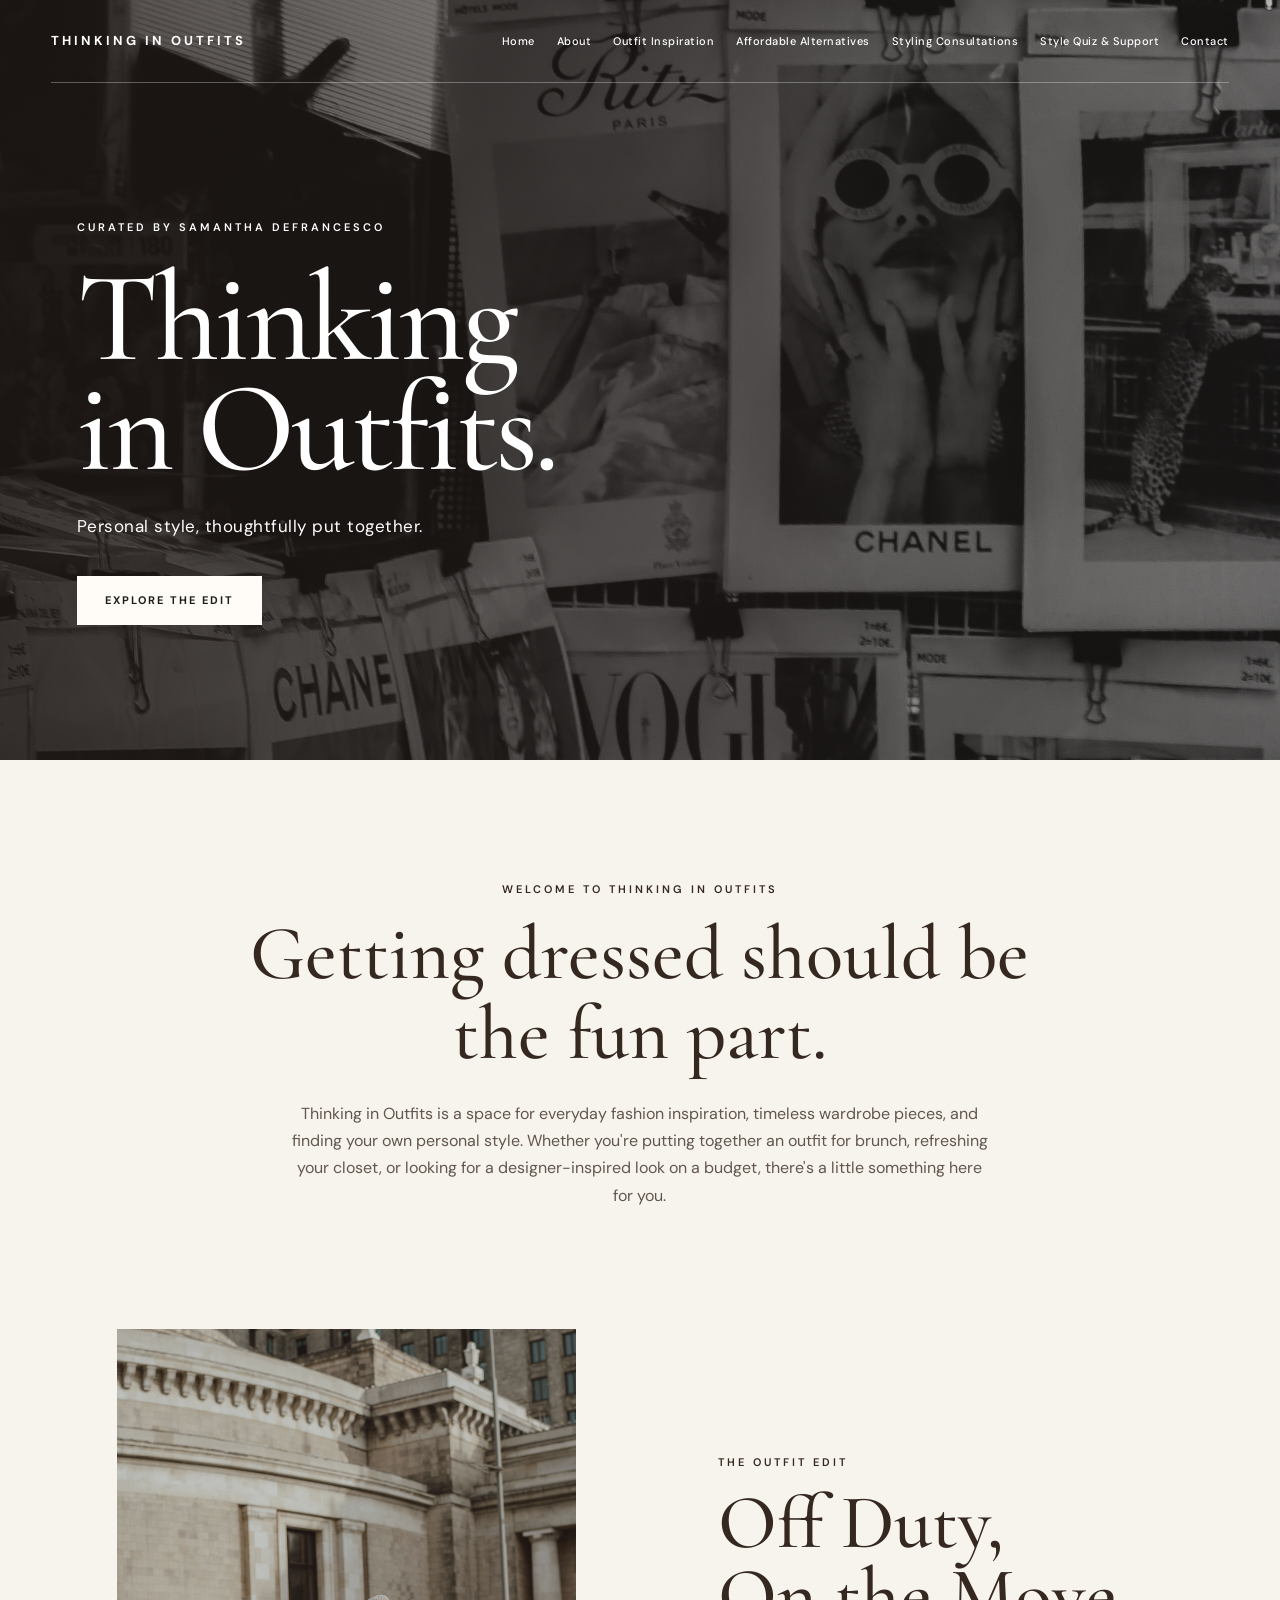
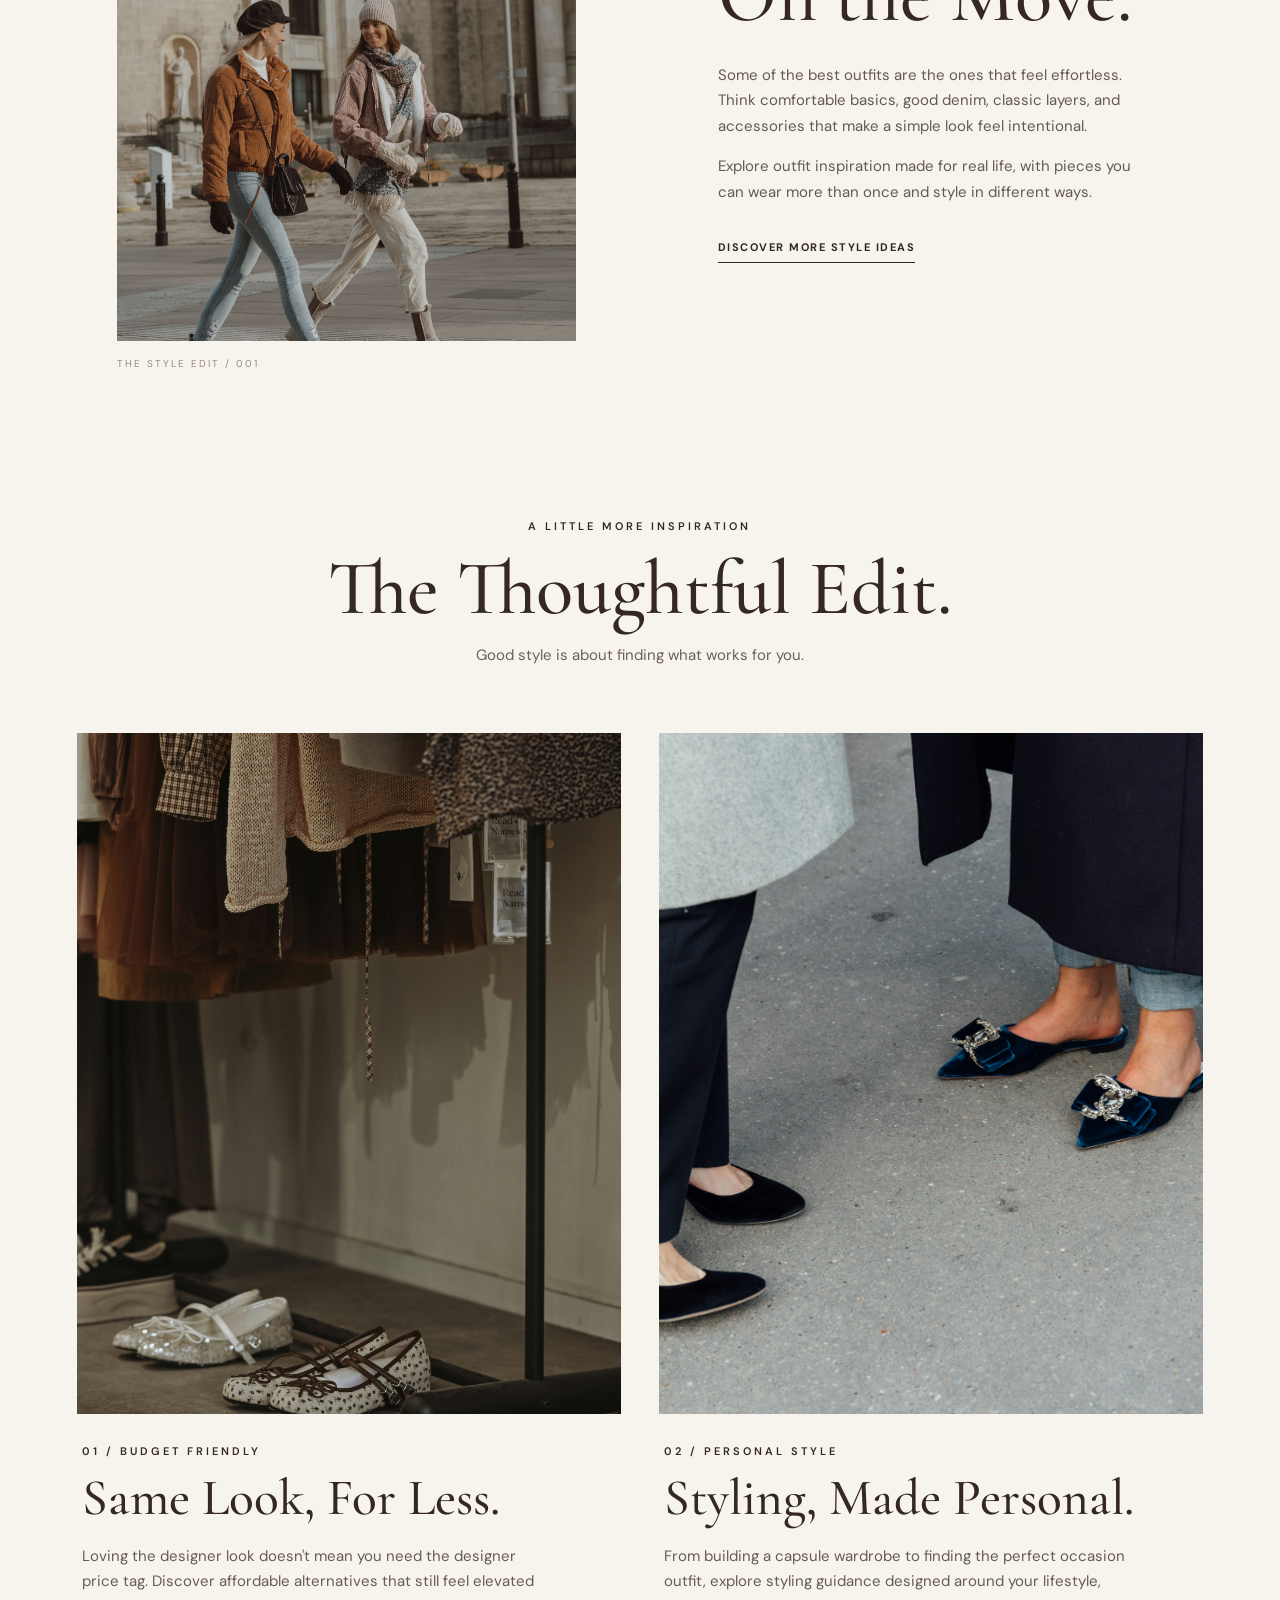
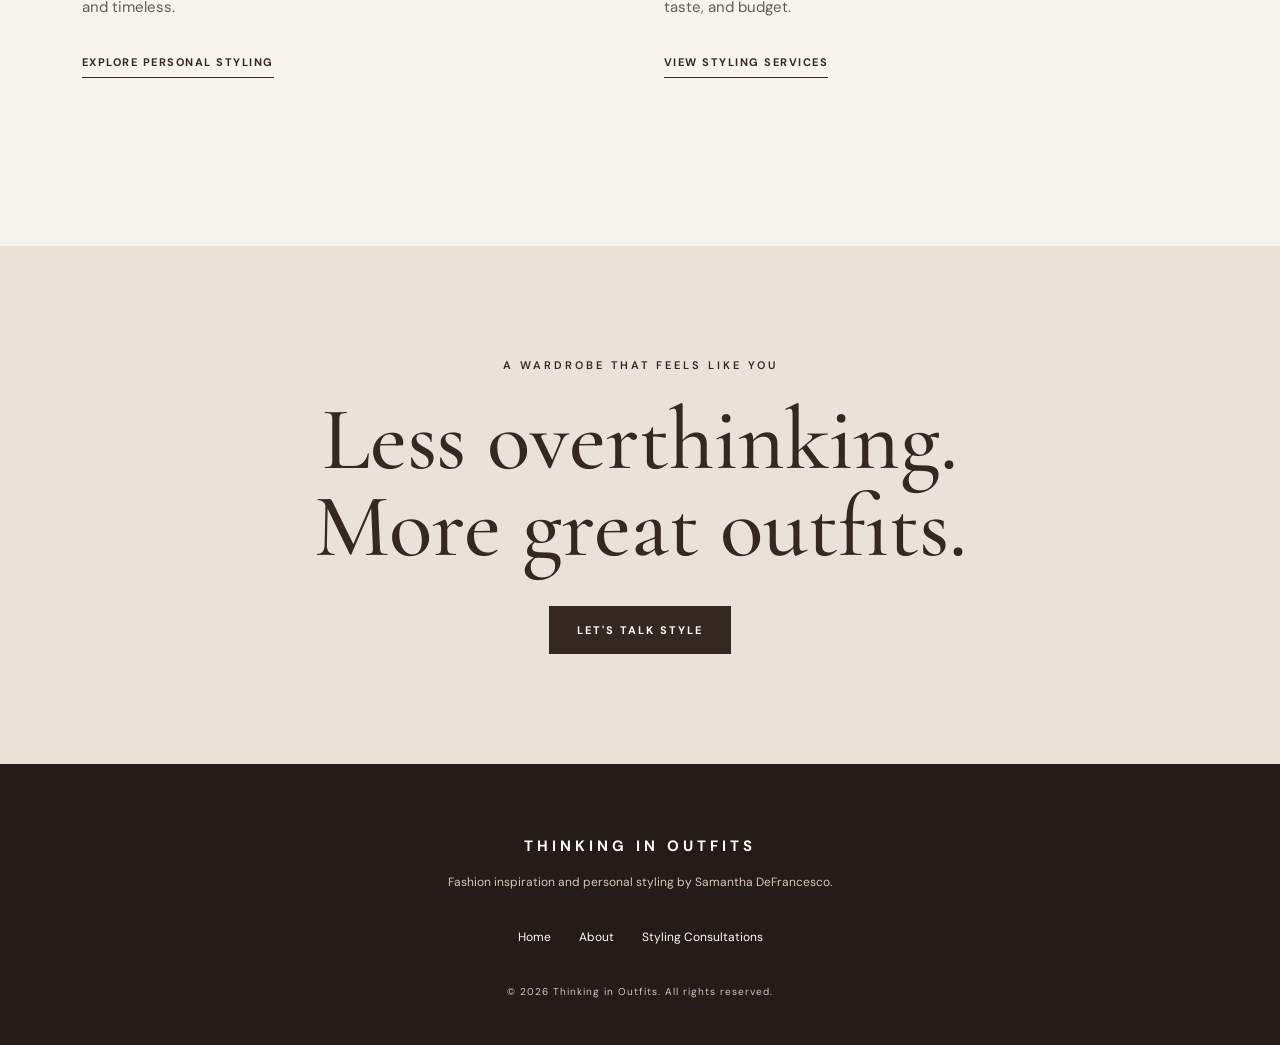
<file: index.html>
<!DOCTYPE html>
<html lang="en">

<head>
    <meta charset="UTF-8">
    <meta name="viewport" content="width=device-width, initial-scale=1.0">
    <meta name="description" content="Thinking in Outfits is a fashion inspiration and personal styling website by Samantha DeFrancesco.">
    <title>Home | Thinking in Outfits</title>
    <link rel="stylesheet" href="css/style.css">
</head>

<body>

    <!-- Header and Navigation -->
    <header class="hero home-hero">

        <nav class="navbar" aria-label="Main Navigation">
            <a href="index.html" class="logo">THINKING IN OUTFITS</a>

           <ul class="nav-links">
  <li><a href="index.html">Home</a></li>
  <li><a href="index.html#about">About</a></li>
  <li><a href="index.html#outfits">Outfit Inspiration</a></li>
  <li><a href="index.html#alternatives">Affordable Alternatives</a></li>
  <li><a href="styling-consultations.html">Styling Consultations</a></li>
  <li><a href="support.html">Style Quiz & Support</a></li>
  <li><a href="contact.html">Contact</a></li>
</ul>
        </nav>

        <div class="hero-content">
            <p class="eyebrow">CURATED BY SAMANTHA DEFRANCESCO</p>
            <h1>Thinking<br>in Outfits.</h1>
            <p class="hero-subtitle">Personal style, thoughtfully put together.</p>
            <a href="#outfits" class="button button-light">EXPLORE THE EDIT</a>
        </div>

    </header>

    <!-- Main Website Content -->
    <main>

        <!-- Welcome Section -->
        <section id="about" class="intro-section container">
            <p class="eyebrow">WELCOME TO THINKING IN OUTFITS</p>

            <h2>Getting dressed should be the fun part.</h2>

            <p>
                Thinking in Outfits is a space for everyday fashion inspiration,
                timeless wardrobe pieces, and finding your own personal style.
                Whether you're putting together an outfit for brunch, refreshing
                your closet, or looking for a designer-inspired look on a budget,
                there's a little something here for you.
            </p>
        </section>

        <!-- Featured Outfit Section -->
        <section id="outfits" class="featured-section container">

            <figure class="featured-image">
                <img src="images/off-duty.jpg"
                     alt="An editorial collage of a casual, everyday outfit">
                <figcaption>THE STYLE EDIT / 001</figcaption>
            </figure>

            <div class="featured-text">
                <p class="eyebrow">THE OUTFIT EDIT</p>
                <h2>Off Duty,<br>On the Move.</h2>

                <p>
                    Some of the best outfits are the ones that feel effortless.
                    Think comfortable basics, good denim, classic layers,
                    and accessories that make a simple look feel intentional.
                </p>

                <p>
                    Explore outfit inspiration made for real life, with pieces
                    you can wear more than once and style in different ways.
                </p>

                <a href="#alternatives" class="text-link">
                    DISCOVER MORE STYLE IDEAS
                </a>
            </div>

        </section>

        <!-- Additional Website Offerings -->
        <section id="alternatives" class="discover-section container">

            <div class="section-heading">
                <p class="eyebrow">A LITTLE MORE INSPIRATION</p>
                <h2>The Thoughtful Edit.</h2>
                <p>Good style is about finding what works for you.</p>
            </div>

            <div class="card-grid">

                <article class="style-card">
                    <img src="images/affordable-look.jpg"
                         alt="Fashion collage featuring a stylish, budget-friendly outfit">

                    <div class="card-content">
                        <p class="eyebrow">01 / BUDGET FRIENDLY</p>
                        <h3>Same Look, For Less.</h3>

                        <p>
                            Loving the designer look doesn't mean you need
                            the designer price tag. Discover affordable
                            alternatives that still feel elevated and timeless.
                        </p>

                        <a href="styling-consultations.html" class="text-link">
                            EXPLORE PERSONAL STYLING
                        </a>
                    </div>
                </article>

                <article class="style-card">
                    <img src="images/styling.jpg"
                         alt="Neutral clothing and accessories arranged for personal styling">

                    <div class="card-content">
                        <p class="eyebrow">02 / PERSONAL STYLE</p>
                        <h3>Styling, Made Personal.</h3>

                        <p>
                            From building a capsule wardrobe to finding the
                            perfect occasion outfit, explore styling guidance
                            designed around your lifestyle, taste, and budget.
                        </p>

                        <a href="styling-consultations.html" class="text-link">
                            VIEW STYLING SERVICES
                        </a>
                    </div>
                </article>

            </div>

        </section>

        <!-- Closing Statement -->
        <section class="closing-section">
            <p class="eyebrow">A WARDROBE THAT FEELS LIKE YOU</p>
            <h2>Less overthinking.<br>More great outfits.</h2>
            <a href="styling-consultations.html" class="button button-dark">
                LET'S TALK STYLE
            </a>
        </section>

    </main>

    <!-- Footer -->
    <footer class="site-footer">
        <p class="footer-logo">THINKING IN OUTFITS</p>
        <p>Fashion inspiration and personal styling by Samantha DeFrancesco.</p>

        <nav aria-label="Footer Navigation">
            <a href="index.html">Home</a>
            <a href="index.html#about">About</a>
            <a href="styling-consultations.html">Styling Consultations</a>
        </nav>

        <p class="copyright">&copy; 2026 Thinking in Outfits. All rights reserved.</p>
    </footer>

</body>
</html>
</file>
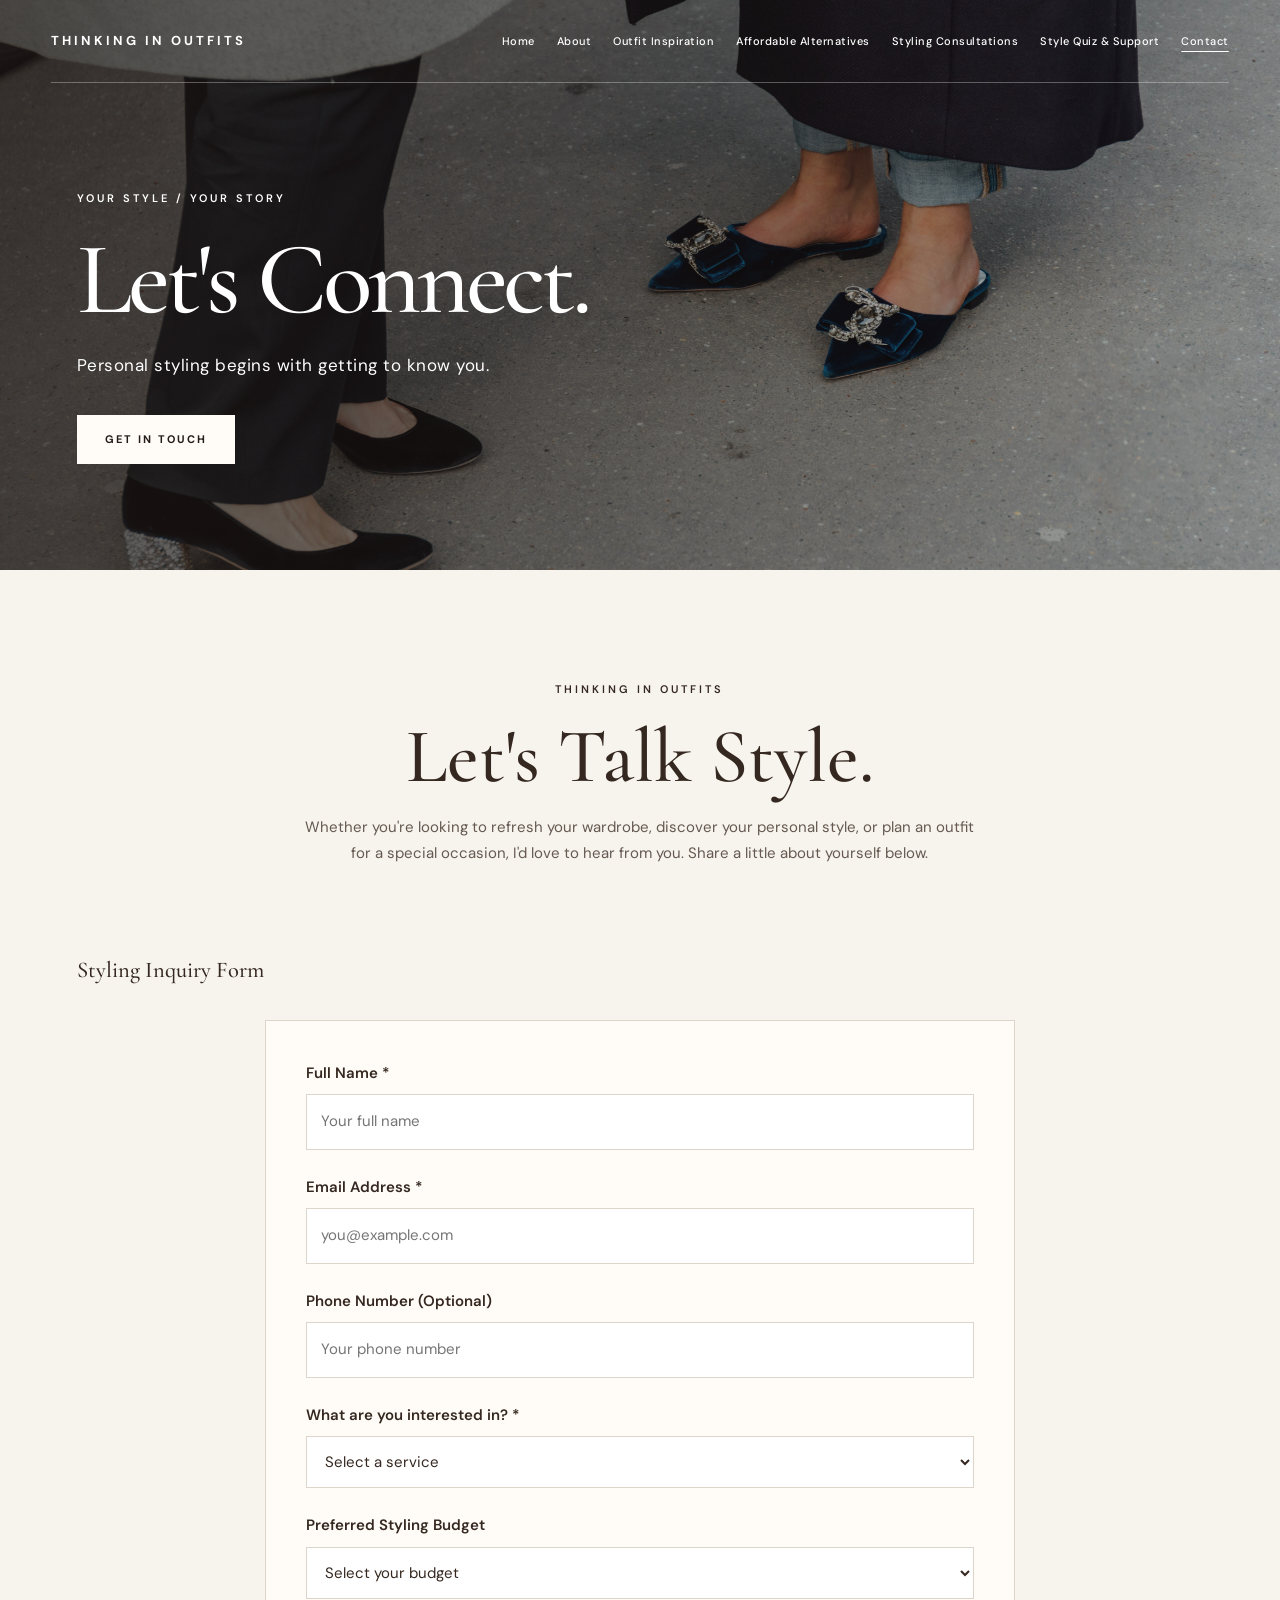
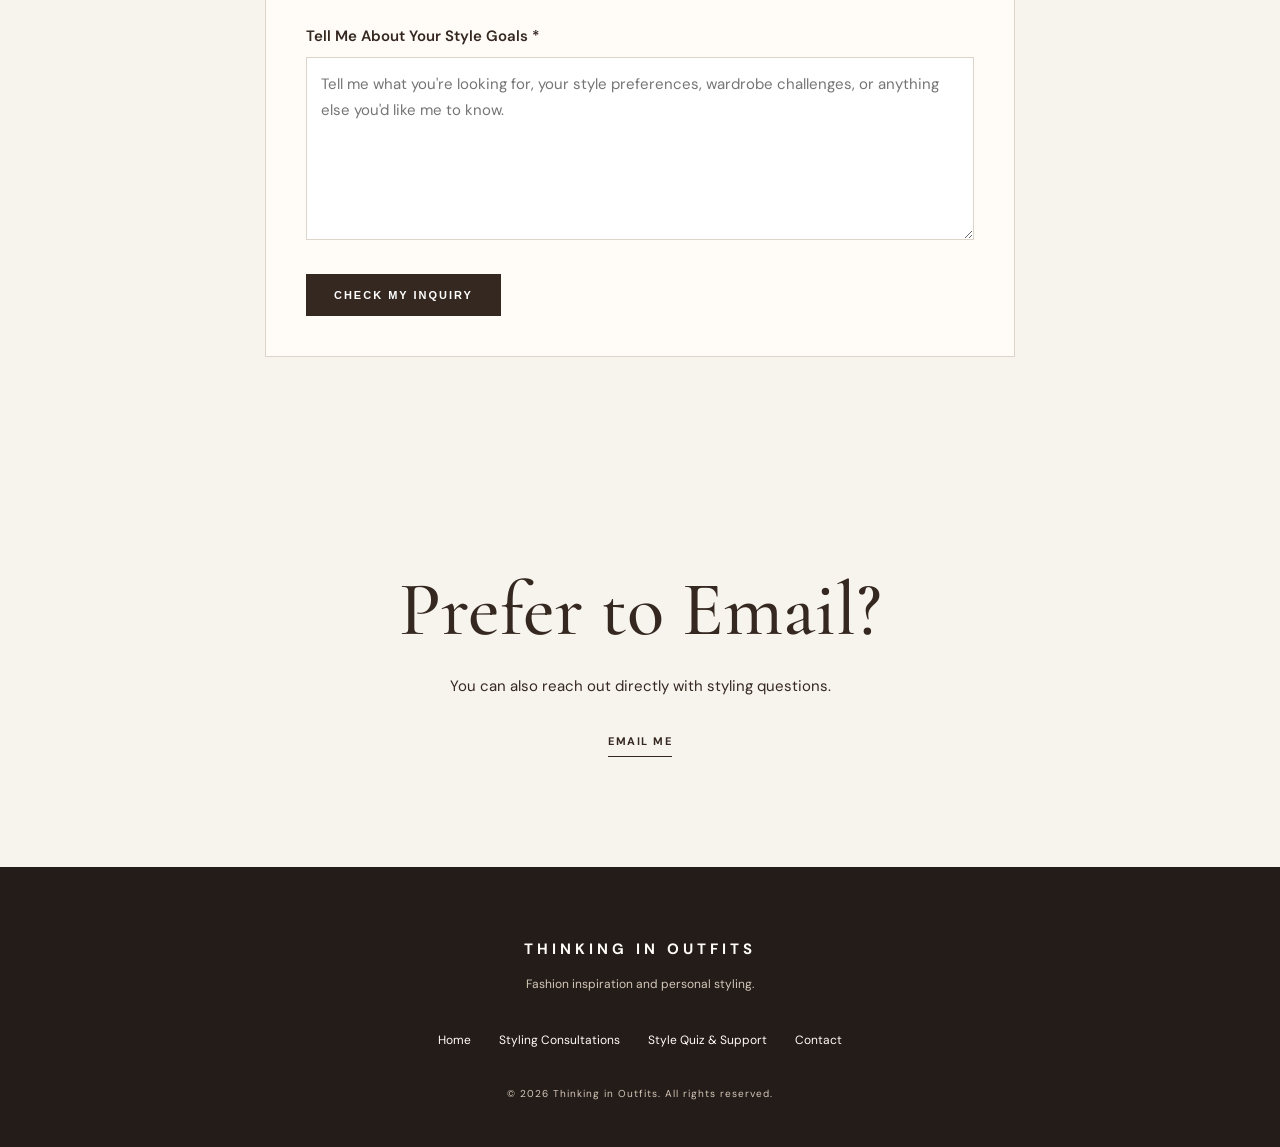
<file: contact.html>
<!DOCTYPE html>
<html lang="en">
<head>
  <meta charset="UTF-8">
  <meta name="viewport" content="width=device-width, initial-scale=1.0">
  <meta name="description" content="Contact Thinking in Outfits for personal styling and wardrobe guidance.">
  <title>Contact & Inquiries | Thinking in Outfits</title>
  <link rel="stylesheet" href="css/style.css">
</head>

<body>
  <header class="hero services-hero">
    <nav class="navbar" aria-label="Main Navigation">
      <a href="index.html" class="logo">THINKING IN OUTFITS</a>
      <ul class="nav-links">
        <li><a href="index.html">Home</a></li>
        <li><a href="index.html#about">About</a></li>
        <li><a href="index.html#outfits">Outfit Inspiration</a></li>
        <li><a href="index.html#alternatives">Affordable Alternatives</a></li>
        <li><a href="styling-consultations.html">Styling Consultations</a></li>
        <li><a href="support.html">Style Quiz & Support</a></li>
        <li><a href="contact.html" aria-current="page">Contact</a></li>
      </ul>
    </nav>

    <div class="hero-content">
      <p class="eyebrow">YOUR STYLE / YOUR STORY</p>
      <h1>Let's Connect.</h1>
      <p class="hero-subtitle">
        Personal styling begins with getting to know you.
      </p>
      <a href="#contact-form" class="button button-light">
        GET IN TOUCH
      </a>
    </div>
  </header>

  <main>
    <section class="services-intro container">
      <p class="eyebrow">THINKING IN OUTFITS</p>
      <h2>Let's Talk Style.</h2>
      <p>
        Whether you're looking to refresh your wardrobe,
        discover your personal style, or plan an outfit
        for a special occasion, I'd love to hear from you.
        Share a little about yourself below.
      </p>
    </section>

    <section class="container" aria-labelledby="form-heading">
      <h2 id="form-heading">Styling Inquiry Form</h2>

      <form id="contact-form" class="styling-form"
        onsubmit="event.preventDefault(); document.getElementById('form-status').hidden = false;">

        <div class="form-field">
          <label for="fullname">Full Name *</label>
          <input type="text" id="fullname" name="fullname"
            autocomplete="name" minlength="2" maxlength="80"
            required placeholder="Your full name">
        </div>

        <div class="form-field">
          <label for="email">Email Address *</label>
          <input type="email" id="email" name="email"
            autocomplete="email" required
            placeholder="you@example.com">
        </div>

        <div class="form-field">
          <label for="phone">Phone Number (Optional)</label>
          <input type="tel" id="phone" name="phone"
            autocomplete="tel"
            placeholder="Your phone number">
        </div>

        <div class="form-field">
          <label for="service">What are you interested in? *</label>
          <select id="service" name="service" required>
            <option value="">Select a service</option>
            <option value="wardrobe">Wardrobe Review</option>
            <option value="outfits">Personal Outfit Planning</option>
            <option value="capsule">Capsule Wardrobe</option>
            <option value="shopping">Personal Shopping</option>
            <option value="other">Other Styling Support</option>
          </select>
        </div>

        <div class="form-field">
          <label for="budget">Preferred Styling Budget</label>
          <select id="budget" name="budget">
            <option value="">Select your budget</option>
            <option value="under100">Under $100</option>
            <option value="100to250">$100–$250</option>
            <option value="250to500">$250–$500</option>
            <option value="500plus">$500+</option>
            <option value="unsure">I'm not sure yet</option>
          </select>
        </div>

        <div class="form-field">
          <label for="message">Tell Me About Your Style Goals *</label>
          <textarea id="message" name="message" rows="6"
            minlength="20" maxlength="1500" required
            placeholder="Tell me what you're looking for, your style preferences, wardrobe challenges, or anything else you'd like me to know."></textarea>
        </div>

        <button type="submit" class="button button-dark">
          CHECK MY INQUIRY
        </button>
        <p id="form-status" role="status" hidden>
          Your form passed validation. This class project
          does not send or store submissions.
        </p>
      </form>
    </section>

    <aside class="contact-section">
      <h2>Prefer to Email?</h2>
      <p>
        You can also reach out directly with styling questions.
      </p>
      <a class="text-link"
        href="mailto:defrancesco.s@northeastern.edu?subject=Thinking%20in%20Outfits%20Inquiry">
        EMAIL ME
      </a>
    </aside>
  </main>

  <footer class="site-footer">
    <p class="footer-logo">THINKING IN OUTFITS</p>
    <p>Fashion inspiration and personal styling.</p>
    <nav aria-label="Footer Navigation">
      <a href="index.html">Home</a>
      <a href="styling-consultations.html">Styling Consultations</a>
      <a href="support.html">Style Quiz & Support</a>
      <a href="contact.html">Contact</a>
    </nav>
    <p class="copyright">
      &copy; 2026 Thinking in Outfits. All rights reserved.
    </p>
  </footer>
</body>
</html>
</file>
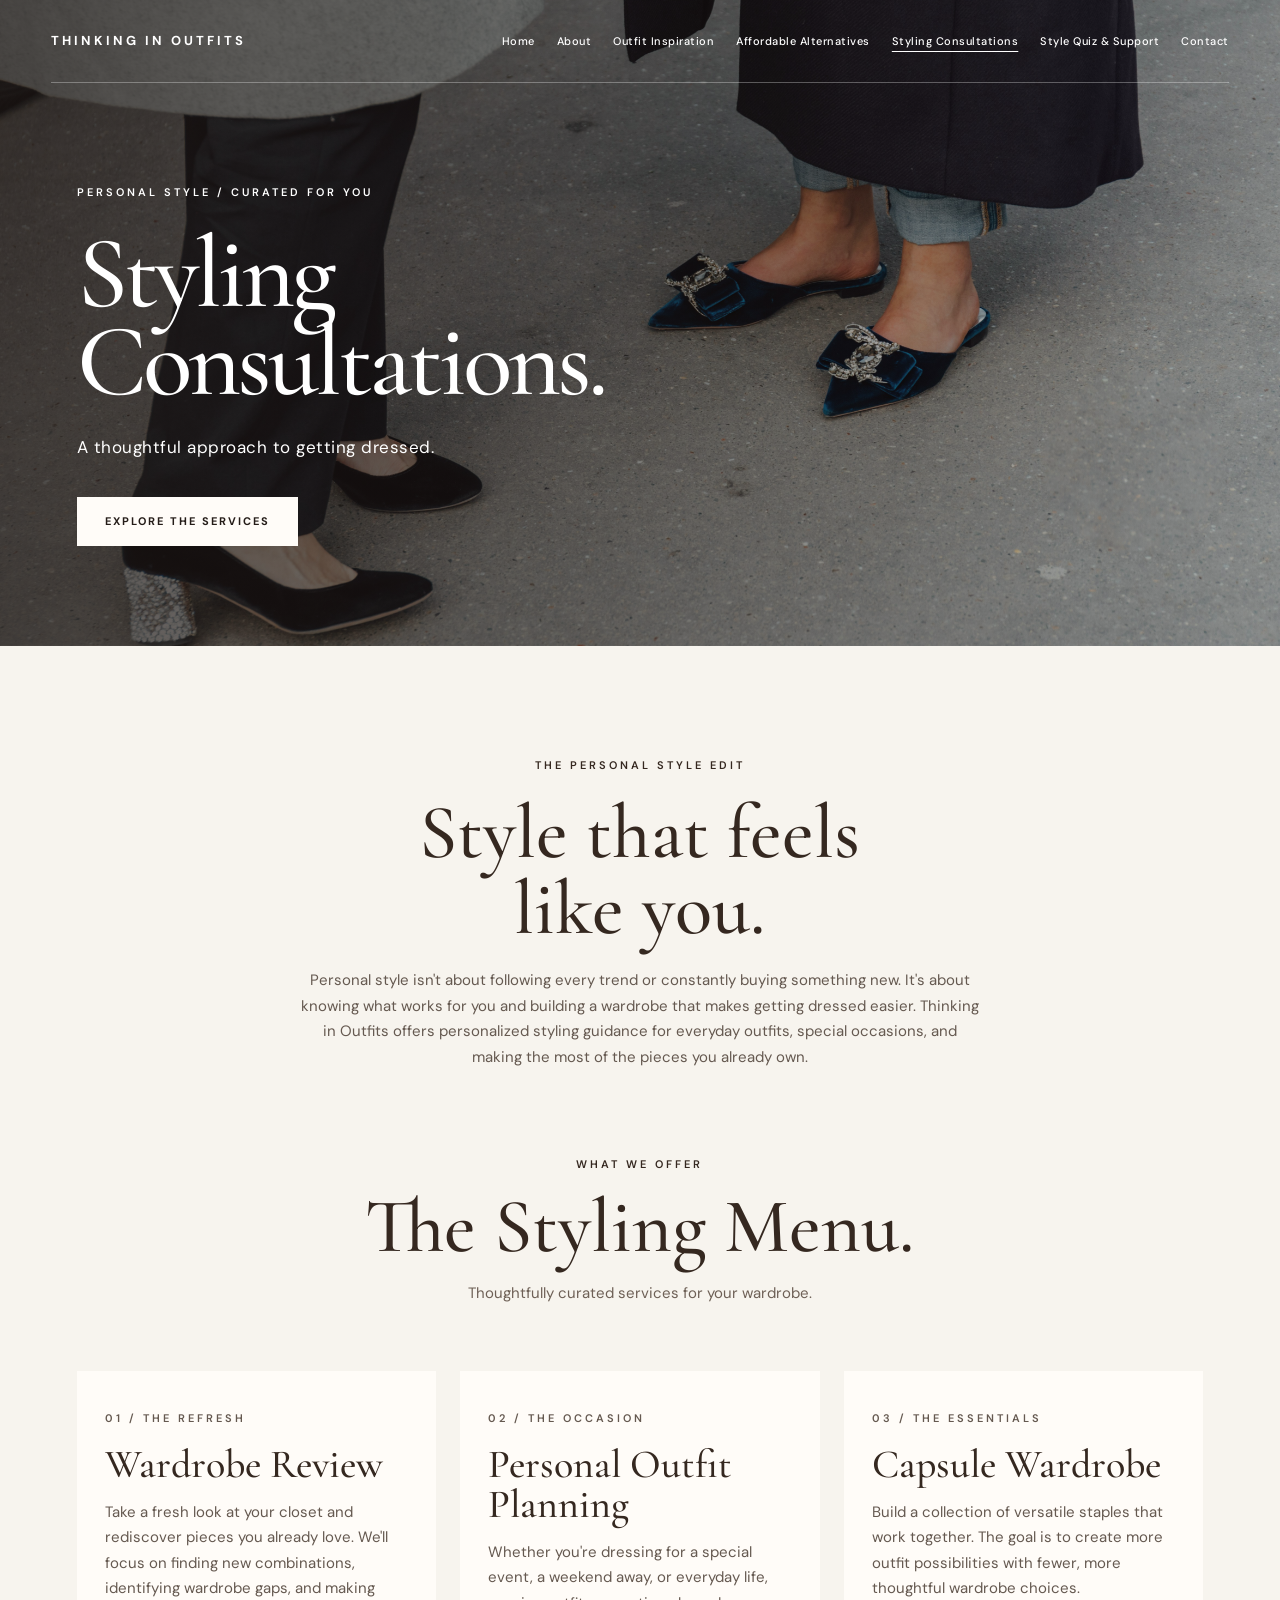
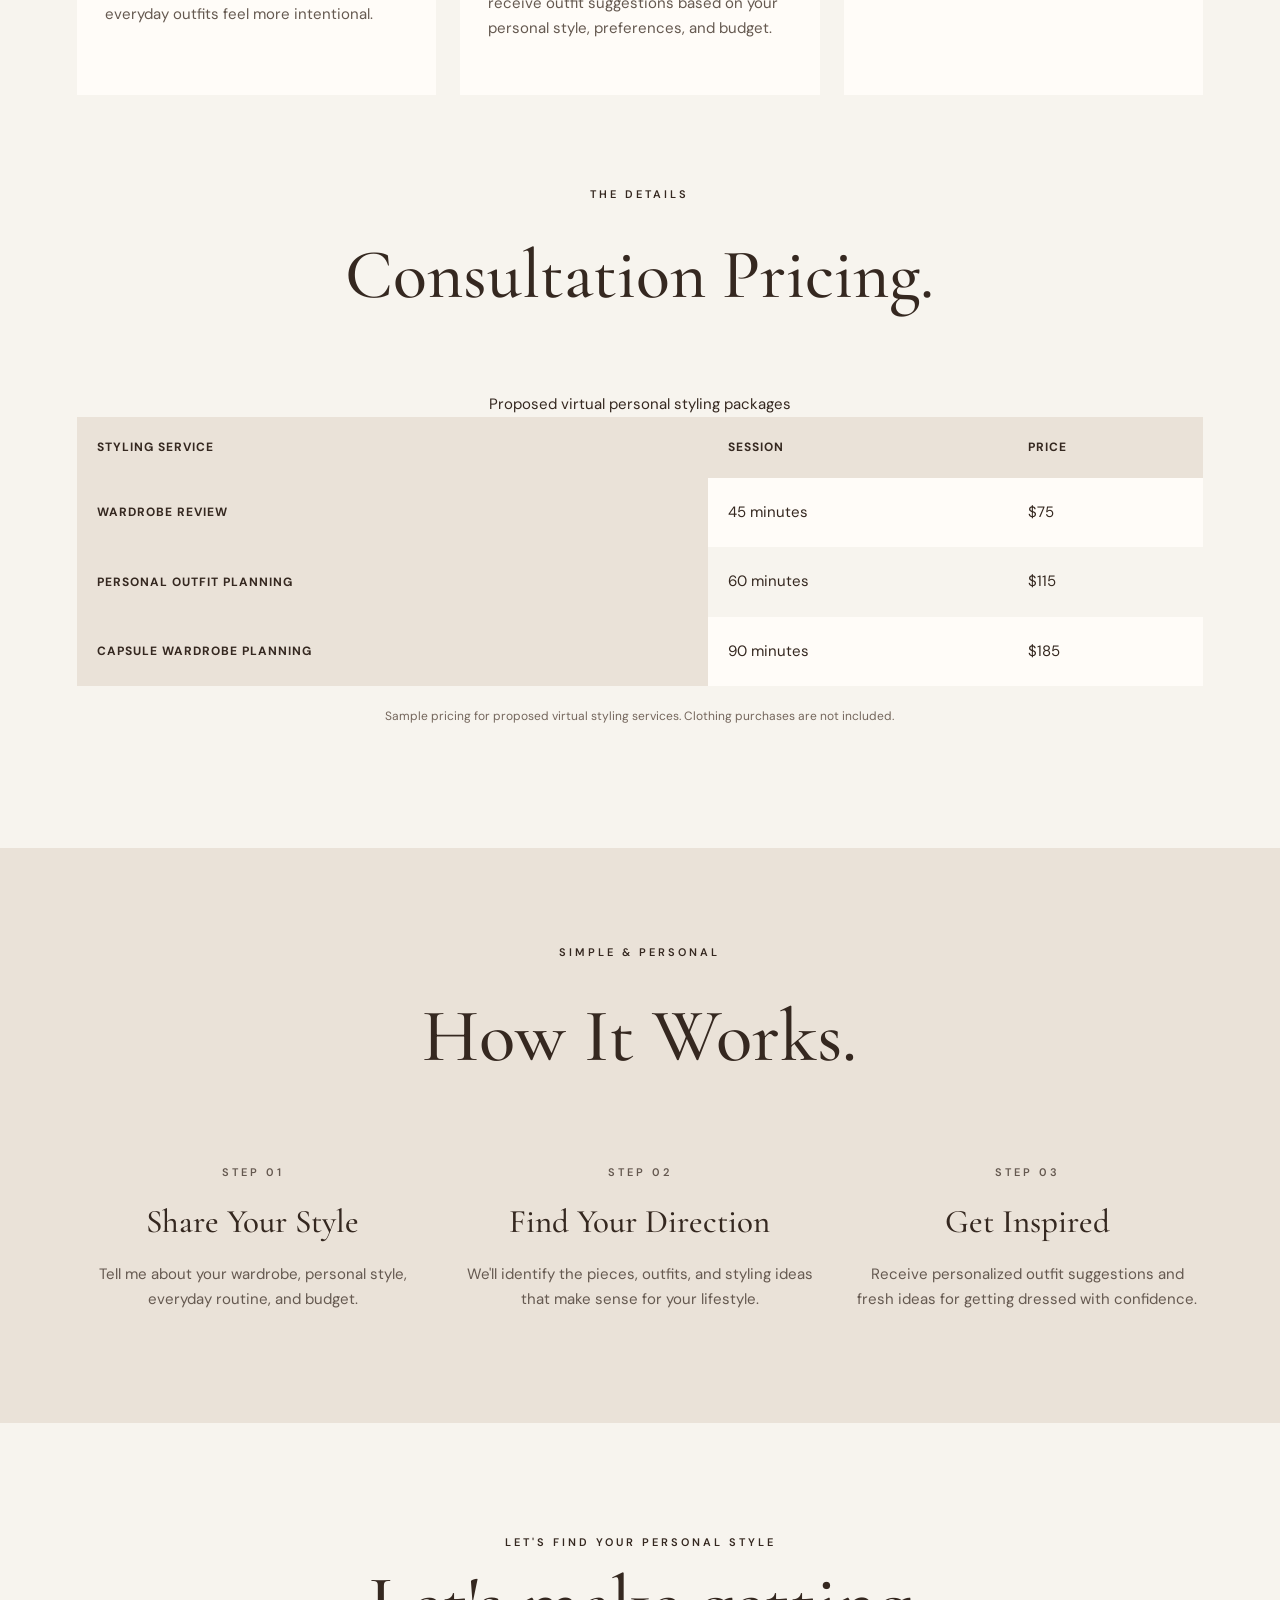
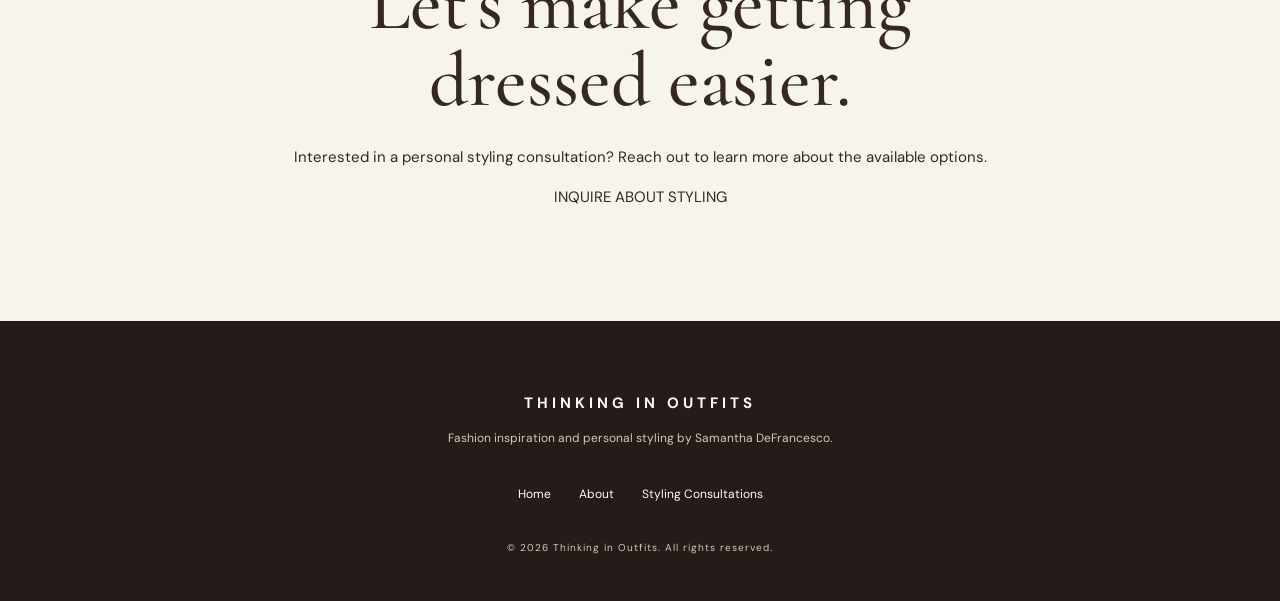
<file: styling-consultations.html>
<!DOCTYPE html>
<html lang="en">

<head>
    <meta charset="UTF-8">
    <meta name="viewport" content="width=device-width, initial-scale=1.0">
    <meta name="description" content="Explore personal styling consultations, outfit planning, and capsule wardrobe services at Thinking in Outfits.">
    <title>Styling Consultations | Thinking in Outfits</title>
    <link rel="stylesheet" href="css/style.css">
</head>

<body>

    <!-- Header and Navigation -->
    <header class="hero services-hero">

        <nav class="navbar" aria-label="Main Navigation">
            <a href="index.html" class="logo">THINKING IN OUTFITS</a>
            <ul class="nav-links">
                <li><a href="index.html">Home</a></li>
                <li><a href="index.html#about">About</a></li>
                <li><a href="index.html#outfits">Outfit Inspiration</a></li>
                <li><a href="index.html#alternatives">Affordable Alternatives</a></li>
                <li><a href="styling-consultations.html" aria-current="page">Styling Consultations</a></li>
                <li><a href="support.html">Style Quiz & Support</a></li>
<li><a href="contact.html">Contact</a></li>
            </ul>
        </nav>

        <div class="hero-content">
            <p class="eyebrow">PERSONAL STYLE / CURATED FOR YOU</p>
            <h1>Styling<br>Consultations.</h1>
            <p class="hero-subtitle">
                A thoughtful approach to getting dressed.
            </p>
            <a href="#pricing" class="button button-light">
                EXPLORE THE SERVICES
            </a>
        </div>

    </header>

    <main>

        <!-- Introduction -->
        <section class="services-intro container">

            <p class="eyebrow">THE PERSONAL STYLE EDIT</p>

            <h2>Style that feels<br>like you.</h2>

            <p>
                Personal style isn't about following every trend or
                constantly buying something new. It's about knowing
                what works for you and building a wardrobe that makes
                getting dressed easier.

                Thinking in Outfits offers personalized styling
                guidance for everyday outfits, special occasions,
                and making the most of the pieces you already own.
            </p>

        </section>

        <!-- Styling Services -->
        <section class="container" aria-labelledby="services-heading">

            <div class="section-heading">
                <p class="eyebrow">WHAT WE OFFER</p>
                <h2 id="services-heading">The Styling Menu.</h2>
                <p>Thoughtfully curated services for your wardrobe.</p>
            </div>

            <div class="services-grid">

                <article class="service-card">
                    <p class="eyebrow">01 / THE REFRESH</p>
                    <h3>Wardrobe Review</h3>
                    <p>
                        Take a fresh look at your closet and rediscover
                        pieces you already love. We'll focus on finding
                        new combinations, identifying wardrobe gaps,
                        and making everyday outfits feel more intentional.
                    </p>
                </article>

                <article class="service-card">
                    <p class="eyebrow">02 / THE OCCASION</p>
                    <h3>Personal Outfit Planning</h3>
                    <p>
                        Whether you're dressing for a special event,
                        a weekend away, or everyday life, receive outfit
                        suggestions based on your personal style,
                        preferences, and budget.
                    </p>
                </article>

                <article class="service-card">
                    <p class="eyebrow">03 / THE ESSENTIALS</p>
                    <h3>Capsule Wardrobe</h3>
                    <p>
                        Build a collection of versatile staples that
                        work together. The goal is to create more
                        outfit possibilities with fewer, more
                        thoughtful wardrobe choices.
                    </p>
                </article>

            </div>

        </section>

        <!-- Responsive Pricing Table -->
        <section id="pricing" class="pricing-section container">

            <p class="eyebrow text-center">
                THE DETAILS
            </p>

            <h2>Consultation Pricing.</h2>

            <div class="pricing-wrap">

                <table class="pricing-table">
                    <caption>
                        Proposed virtual personal styling packages
                    </caption>

                    <thead>
                        <tr>
                            <th scope="col">Styling Service</th>
                            <th scope="col">Session</th>
                            <th scope="col">Price</th>
                        </tr>
                    </thead>

                    <tbody>
                        <tr>
                            <th scope="row">Wardrobe Review</th>
                            <td>45 minutes</td>
                            <td>$75</td>
                        </tr>

                        <tr>
                            <th scope="row">Personal Outfit Planning</th>
                            <td>60 minutes</td>
                            <td>$115</td>
                        </tr>

                        <tr>
                            <th scope="row">Capsule Wardrobe Planning</th>
                            <td>90 minutes</td>
                            <td>$185</td>
                        </tr>
                    </tbody>

                </table>

            </div>

            <p class="pricing-note">
                Sample pricing for proposed virtual styling services.
                Clothing purchases are not included.
            </p>

        </section>

        <!-- How It Works -->
        <section id="how-it-works" class="process-section">

            <div class="container">

            
<p class="eyebrow text-center">
                    SIMPLE & PERSONAL
                </p>

                <h2>How It Works.</h2>

                <div class="process-grid">

                    <article class="process-step">
                        <p class="eyebrow">STEP 01</p>
                        <h3>Share Your Style</h3>
                        <p>
                            Tell me about your wardrobe, personal
                            style, everyday routine, and budget.
                        </p>
                    </article>

                    <article class="process-step">
                        <p class="eyebrow">STEP 02</p>
                        <h3>Find Your Direction</h3>
                        <p>
                            We'll identify the pieces, outfits,
                            and styling ideas that make sense
                            for your lifestyle.
                        </p>
                    </article>

                    <article class="process-step">
                        <p class="eyebrow">STEP 03</p>
                        <h3>Get Inspired</h3>
                        <p>
                            Receive personalized outfit suggestions
                            and fresh ideas for getting dressed
                            with confidence.
                        </p>
                    </article>

                </div>

            </div>

        </section>

        <!-- Contact Section -->
        <section class="contact-section">

            <p class="eyebrow">LET'S FIND YOUR PERSONAL STYLE</p>

            <h2>Let's make getting<br>dressed easier.</h2>

            <p>
                Interested in a personal styling consultation?
                Reach out to learn more about the available options.
            </p>

            <a href="mailto:defrancesco.s@northeastern.edu?subject=Thinking%20in%20Outfits%20Styling%20Inquiry">
                INQUIRE ABOUT STYLING
            </a>

        </section>

    </main>

    <!-- Footer -->
    <footer class="site-footer">

        <p class="footer-logo">THINKING IN OUTFITS</p>

        <p>
            Fashion inspiration and personal styling
            by Samantha DeFrancesco.
        </p>

        <nav aria-label="Footer Navigation">
            <a href="index.html">Home</a>
            <a href="index.html#about">About</a>
            <a href="styling-consultations.html">Styling Consultations</a>
        </nav>

        <p class="copyright">
            &copy; 2026 Thinking in Outfits. All rights reserved.
        </p>

    </footer>

</body>
</html>
</file>
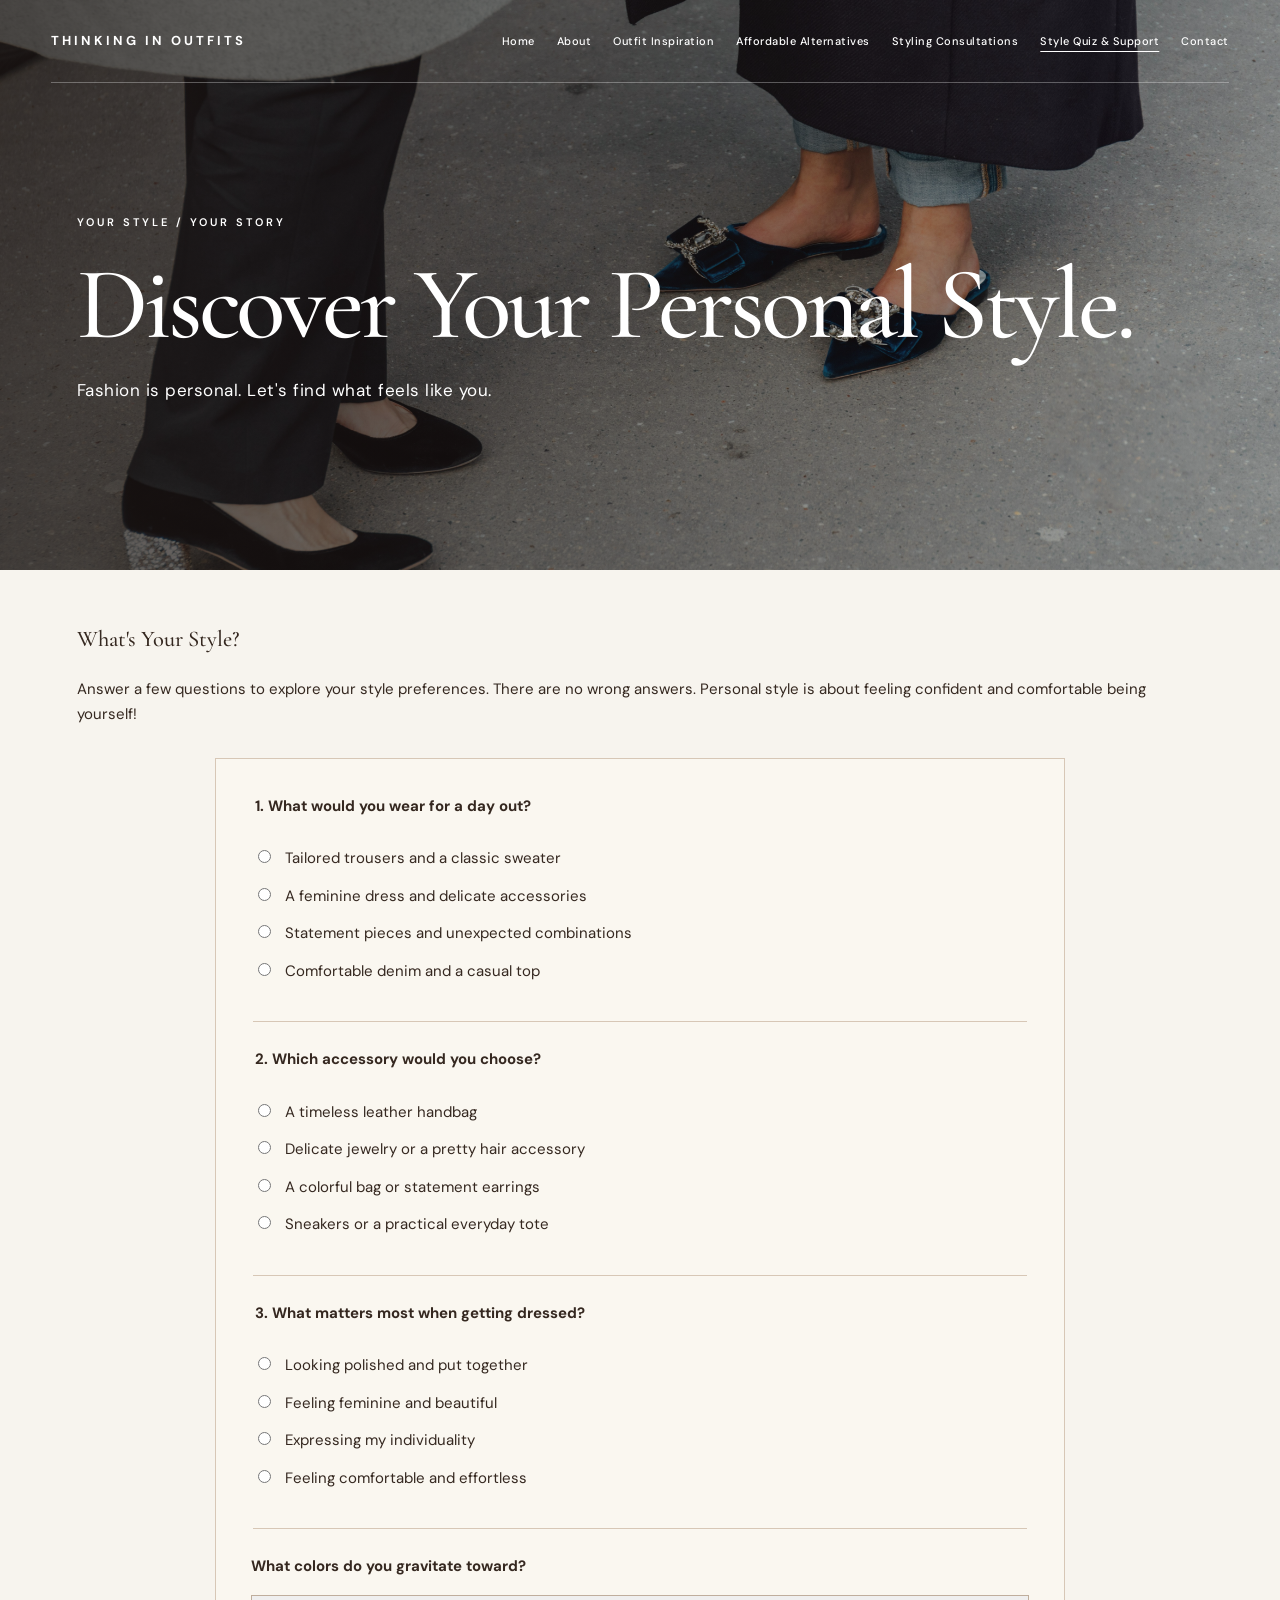
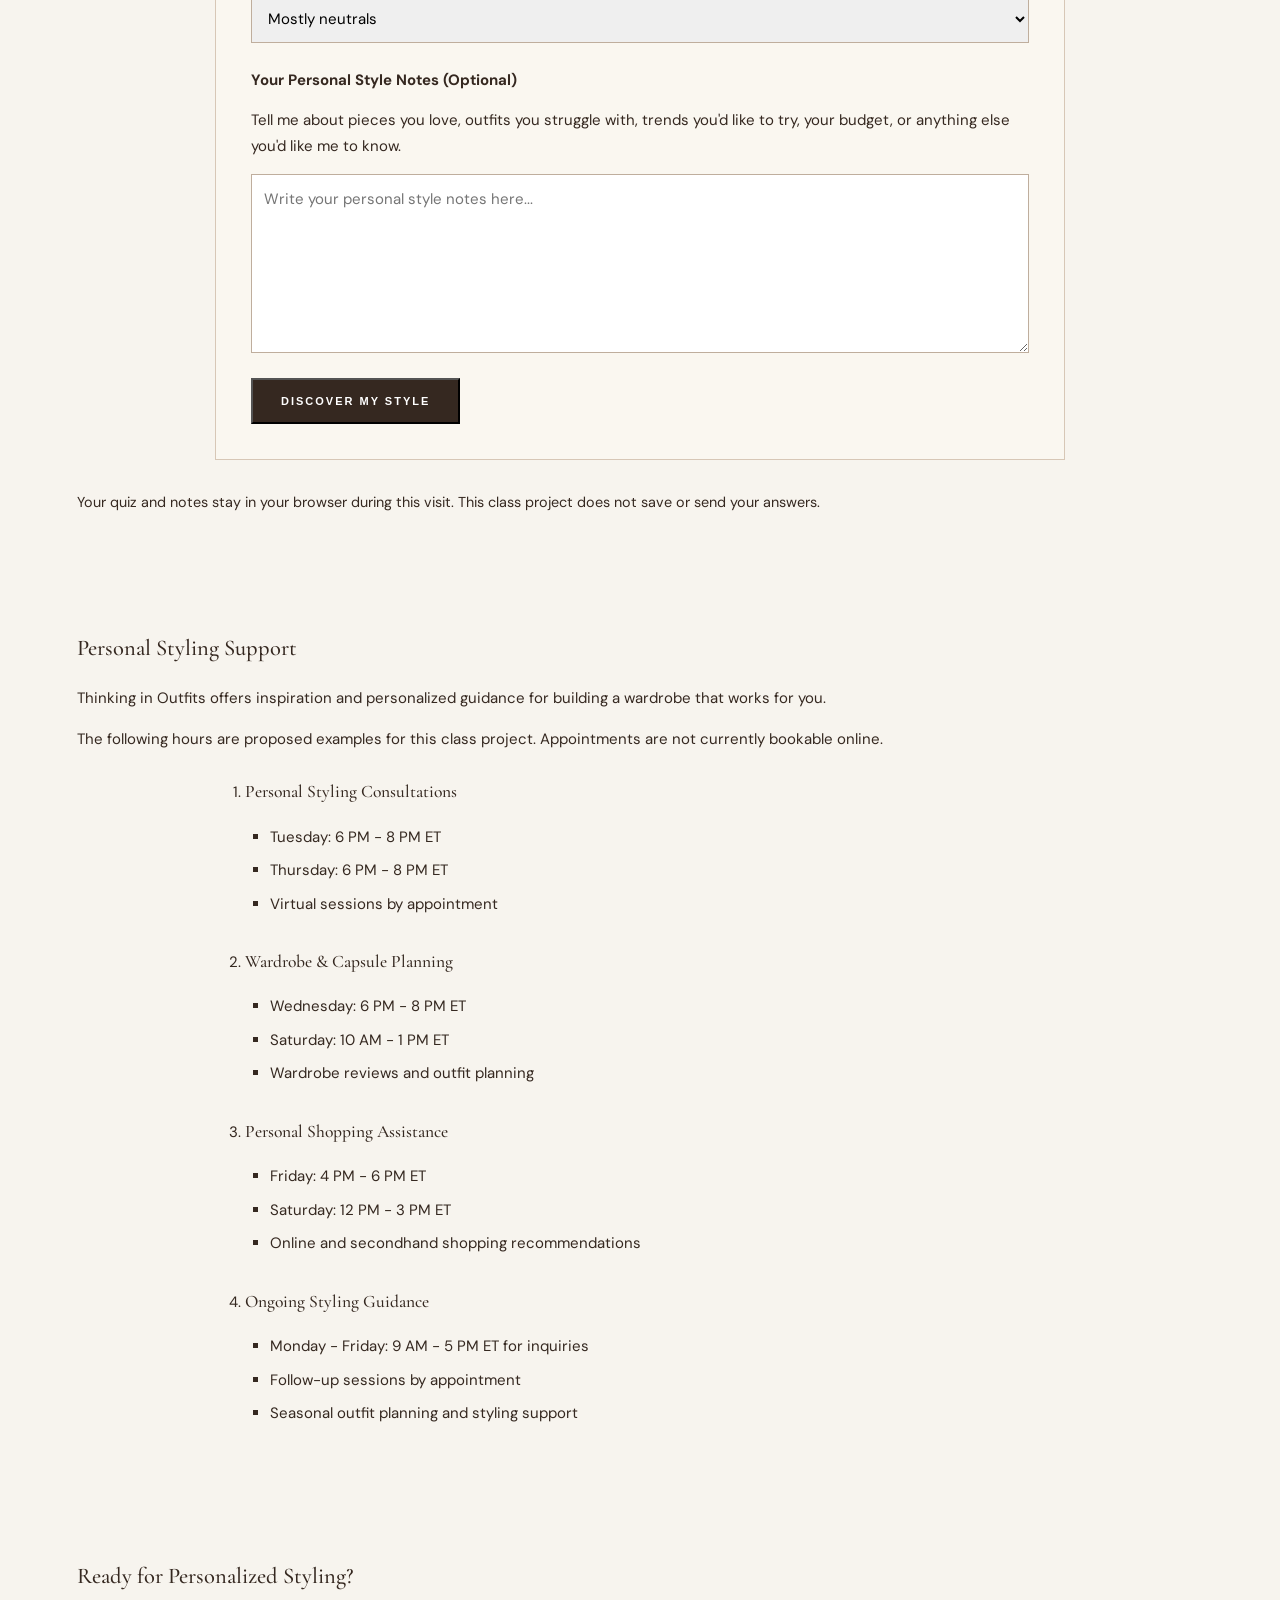
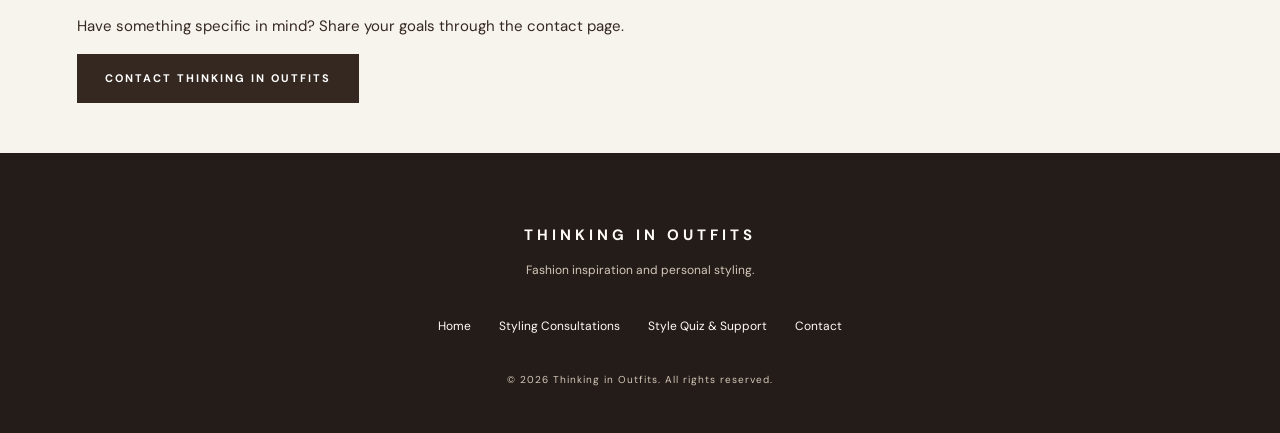
<file: support.html>
<!DOCTYPE html>
<html lang="en">
<head>
  <meta charset="UTF-8">
  <meta name="viewport" content="width=device-width, initial-scale=1.0">
  <meta name="description" content="Discover your personal style and explore styling support from Thinking in Outfits.">
  <title>Style Quiz & Support | Thinking in Outfits</title>
  <link rel="stylesheet" href="css/style.css">
</head>

<body>
  <header class="hero services-hero">
    <nav class="navbar" aria-label="Main Navigation">
      <a href="index.html" class="logo">THINKING IN OUTFITS</a>

      <ul class="nav-links">
        <li><a href="index.html">Home</a></li>
        <li><a href="index.html#about">About</a></li>
        <li><a href="index.html#outfits">Outfit Inspiration</a></li>
        <li><a href="index.html#alternatives">Affordable Alternatives</a></li>
        <li><a href="styling-consultations.html">Styling Consultations</a></li>
        <li><a href="support.html" aria-current="page">Style Quiz & Support</a></li>
        <li><a href="contact.html">Contact</a></li>
      </ul>
    </nav>

    <div class="hero-content">
      <p class="eyebrow">YOUR STYLE / YOUR STORY</p>
      <h1>Discover Your Personal Style.</h1>
      <p class="hero-subtitle">
        Fashion is personal. Let's find what feels like you.
      </p>
    </div>
  </header>

  <main>
    <section class="container style-support" aria-labelledby="quiz-heading">
      <h2 id="quiz-heading">What's Your Style?</h2>
      <p>
        Answer a few questions to explore your style preferences.
        There are no wrong answers. Personal style is about
        feeling confident and comfortable being yourself!
      </p>

      <form id="style-quiz" class="quiz-form">
        <fieldset>
          <legend>1. What would you wear for a day out?</legend>

          <label><input type="radio" name="q1" value="classic" required>
            Tailored trousers and a classic sweater</label>
          <label><input type="radio" name="q1" value="romantic">
            A feminine dress and delicate accessories</label>
          <label><input type="radio" name="q1" value="creative">
            Statement pieces and unexpected combinations</label>
          <label><input type="radio" name="q1" value="relaxed">
            Comfortable denim and a casual top</label>
        </fieldset>

        <fieldset>
          <legend>2. Which accessory would you choose?</legend>

          <label><input type="radio" name="q2" value="classic" required>
            A timeless leather handbag</label>
          <label><input type="radio" name="q2" value="romantic">
            Delicate jewelry or a pretty hair accessory</label>
          <label><input type="radio" name="q2" value="creative">
            A colorful bag or statement earrings</label>
          <label><input type="radio" name="q2" value="relaxed">
            Sneakers or a practical everyday tote</label>
        </fieldset>

        <fieldset>
          <legend>3. What matters most when getting dressed?</legend>

          <label><input type="radio" name="q3" value="classic" required>
            Looking polished and put together</label>
          <label><input type="radio" name="q3" value="romantic">
            Feeling feminine and beautiful</label>
          <label><input type="radio" name="q3" value="creative">
            Expressing my individuality</label>
          <label><input type="radio" name="q3" value="relaxed">
            Feeling comfortable and effortless</label>
        </fieldset>

        <label class="quiz-label" for="colors">
          What colors do you gravitate toward?
        </label>
        <select id="colors" name="colors">
          <option value="neutrals">Mostly neutrals</option>
          <option value="color">Bright colors</option>
          <option value="both">A mixture of both</option>
        </select>

        <label class="quiz-label" for="style-notes">
          Your Personal Style Notes (Optional)
        </label>
        <p>
          Tell me about pieces you love, outfits you struggle with,
          trends you'd like to try, your budget, or anything else
          you'd like me to know.
        </p>
        <textarea id="style-notes" name="style-notes" rows="6"
          placeholder="Write your personal style notes here..."></textarea>

        <button type="submit" class="button button-dark">
          DISCOVER MY STYLE
        </button>
      </form>

      <article id="style-result" class="quiz-result"
        aria-live="polite" hidden>
        <h3 id="result-heading"></h3>
        <p id="result-description"></p>
        <p>Your style can always evolve. Use this as inspiration!</p>
      </article>

      <p class="quiz-notice">
        Your quiz and notes stay in your browser during this visit.
        This class project does not save or send your answers.
      </p>
    </section>

    <section class="container style-support" aria-labelledby="support-heading">
      <h2 id="support-heading">Personal Styling Support</h2>
      <p>
        Thinking in Outfits offers inspiration and personalized
        guidance for building a wardrobe that works for you.
      </p>
      <p>
        The following hours are proposed examples for this class
        project. Appointments are not currently bookable online.
      </p>

      <ol class="support-list">
        <li>
          <h3>Personal Styling Consultations</h3>
          <ul>
            <li>Tuesday: 6 PM - 8 PM ET</li>
            <li>Thursday: 6 PM - 8 PM ET</li>
            <li>Virtual sessions by appointment</li>
          </ul>
        </li>

        <li>
          <h3>Wardrobe & Capsule Planning</h3>
          <ul>
            <li>Wednesday: 6 PM - 8 PM ET</li>
            <li>Saturday: 10 AM - 1 PM ET</li>
            <li>Wardrobe reviews and outfit planning</li>
          </ul>
        </li>

        <li>
          <h3>Personal Shopping Assistance</h3>
          <ul>
            <li>Friday: 4 PM - 6 PM ET</li>
            <li>Saturday: 12 PM - 3 PM ET</li>
            <li>Online and secondhand shopping recommendations</li>
          </ul>
        </li>

        <li>
          <h3>Ongoing Styling Guidance</h3>
          <ul>
            <li>Monday - Friday: 9 AM - 5 PM ET for inquiries</li>
            <li>Follow-up sessions by appointment</li>
            <li>Seasonal outfit planning and styling support</li>
          </ul>
        </li>
      </ol>
    </section>

    <aside class="container style-support">
      <h2>Ready for Personalized Styling?</h2>
      <p>
        Have something specific in mind? Share your goals
        through the contact page.
      </p>
      <a class="button button-dark" href="contact.html">
        CONTACT THINKING IN OUTFITS
      </a>
    </aside>
  </main>

  <footer class="site-footer">
    <p class="footer-logo">THINKING IN OUTFITS</p>
    <p>Fashion inspiration and personal styling.</p>
    <nav aria-label="Footer Navigation">
      <a href="index.html">Home</a>
      <a href="styling-consultations.html">Styling Consultations</a>
      <a href="support.html">Style Quiz & Support</a>
      <a href="contact.html">Contact</a>
    </nav>
    <p class="copyright">
      &copy; 2026 Thinking in Outfits. All rights reserved.
    </p>
  </footer>

  <script>
    document.getElementById("style-quiz").addEventListener("submit", function(event) {
      event.preventDefault();

      const scores = {
        classic: 0,
        romantic: 0,
        creative: 0,
        relaxed: 0
      };

      const answers = this.querySelectorAll('input[type="radio"]:checked');

      answers.forEach(function(answer) {
        scores[answer.value]++;
      });

      const style = Object.keys(scores).reduce(function(a, b) {
        return scores[a] >= scores[b] ? a : b;
      });

      const results = {
        classic: ["The Modern Classic",
          "You love timeless pieces, beautiful basics, and polished outfits. Build on versatile wardrobe staples and add accessories that feel personal."],
        romantic: ["The Romantic",
          "You appreciate feminine details, soft textures, and beautiful accessories. Try mixing romantic pieces with classic wardrobe staples."],
        creative: ["The Creative Stylist",
          "You love experimenting and expressing your individuality. Statement accessories and unexpected combinations can make an outfit yours."],
        relaxed: ["The Effortless Dresser",
          "You value comfort and ease. Great denim, versatile basics, and thoughtfully chosen accessories can keep your outfits casual and stylish."]
      };

      document.getElementById("result-heading").textContent = results[style][0];
      document.getElementById("result-description").textContent = results[style][1];
      document.getElementById("style-result").hidden = false;
    });
  </script>
</body>
</html>
</file>
<file: css/style.css>
/* ========================================
   THINKING IN OUTFITS
   Website by Samantha DeFrancesco
   ITC 2400 Signature Assignment
======================================== */

@import url('https://fonts.googleapis.com/css2?family=Cormorant+Garamond:wght@400;500;600&family=DM+Sans:wght@400;500;600;700&display=swap');

/* COLORS AND GLOBAL STYLES */

:root {
    --cream: #f7f4ee;
    --ivory: #fffcf8;
    --chocolate: #352820;
    --espresso: #241c18;
    --taupe: #99897b;
    --sand: #eae2d8;
    --line: #ded5ca;
}

* {
    box-sizing: border-box;
}

html {
    scroll-behavior: smooth;
}

body {
    margin: 0;
    background-color: var(--cream);
    color: var(--chocolate);
    font-family: 'DM Sans', Arial, sans-serif;
    font-size: 15px;
    line-height: 1.7;
}

h1, h2, h3, p, figure {
    margin-top: 0;
}

h1, h2, h3 {
    font-family: 'Cormorant Garamond', Georgia, serif;
    font-weight: 500;
}

a {
    color: inherit;
    text-decoration: none;
}

a:focus-visible {
    outline: 2px solid currentColor;
    outline-offset: 5px;
}

img {
    display: block;
    max-width: 100%;
}

.container {
    width: 88%;
    max-width: 1180px;
    margin-left: auto;
    margin-right: auto;
}

.eyebrow {
    font-size: 11px;
    font-weight: 600;
    letter-spacing: 3px;
    text-transform: uppercase;
}

/* ========================================
   HERO BANNER
======================================== */

.hero {
    min-height: 760px;
    background-color: #6c5c50;
    background-image:
        linear-gradient(
            90deg,
            rgba(29, 22, 19, 0.74),
            rgba(29, 22, 19, 0.15)
        ),
        url("../images/hero.jpg");
    background-size: cover;
    background-position: center;
    color: white;
    display: flex;
    flex-direction: column;
}

.navbar {
    width: 92%;
    max-width: 1250px;
    margin: 0 auto;
    padding: 28px 0;
    display: flex;
    justify-content: space-between;
    align-items: center;
    gap: 30px;
    border-bottom: 1px solid rgba(255, 255, 255, 0.3);
}

.logo {
    font-size: 13px;
    font-weight: 700;
    letter-spacing: 3px;
    white-space: nowrap;
}

.nav-links {
    list-style: none;
    display: flex;
    justify-content: flex-end;
    flex-wrap: wrap;
    gap: 22px;
    margin: 0;
    padding: 0;
}

.nav-links a {
    font-size: 11px;
    font-weight: 500;
    letter-spacing: 0.5px;
    transition: opacity 0.3s ease;
}

.nav-links a:hover {
    opacity: 0.65;
}

.nav-links a[aria-current="page"] {
    text-decoration: underline;
    text-underline-offset: 6px;
}

.hero-content {
    width: 88%;
    max-width: 1180px;
    margin: auto;
    padding: 100px 0;
}

.hero-content h1 {
    font-size: clamp(75px, 10vw, 150px);
    line-height: 0.86;
    letter-spacing: -4px;
    margin: 28px 0;
}

.hero-subtitle {
    font-size: 17px;
    letter-spacing: 0.5px;
    margin-bottom: 35px;
}

/* BUTTONS AND LINKS */

.button {
    display: inline-block;
    padding: 15px 28px;
    font-size: 11px;
    font-weight: 700;
    letter-spacing: 2px;
    text-align: center;
    transition: background 0.3s ease, color 0.3s ease;
}

.button-light {
    background: var(--ivory);
    color: var(--espresso);
}

.button-light:hover {
    background: var(--sand);
}

.button-dark {
    background: var(--chocolate);
    color: white;
}

.button-dark:hover {
    background: #594438;
}

.text-link {
    display: inline-block;
    margin-top: 18px;
    padding-bottom: 5px;
    border-bottom: 1px solid currentColor;
    font-size: 11px;
    font-weight: 700;
    letter-spacing: 1.5px;
    transition: opacity 0.3s ease;
}

.text-link:hover {
    opacity: 0.55;
}

/* ========================================
   WELCOME SECTION
======================================== */

.intro-section {
    padding-top: 120px;
    padding-bottom: 120px;
    text-align: center;
}

.intro-section h2 {
    max-width: 800px;
    margin: 15px auto 25px;
    font-size: clamp(45px, 6vw, 78px);
    line-height: 1.05;
}

.intro-section > p:last-child {
    max-width: 700px;
    margin: 0 auto;
    color: #62564e;
    font-size: 16px;
}

/* ========================================
   FEATURED OUTFIT
======================================== */

.featured-section {
    display: grid;
    grid-template-columns: 1fr 0.9fr;
    align-items: center;
    gap: 9%;
    padding-bottom: 130px;
}

.featured-image img {
    width: 100%;
    aspect-ratio: 3 / 4;
    object-fit: cover;
    background-color: var(--sand);
    filter: saturate(0.9);
}

.featured-image figcaption {
    padding-top: 14px;
    font-size: 10px;
    letter-spacing: 2px;
    color: var(--taupe);
}

.featured-text h2 {
    font-size: clamp(55px, 6vw, 88px);
    line-height: 0.95;
    margin: 15px 0 30px;
}

.featured-text > p:not(.eyebrow) {
    max-width: 430px;
    color: #655950;
}

/* ========================================
   THE THOUGHTFUL EDIT
======================================== */

.discover-section {
    padding-bottom: 140px;
}

.section-heading {
    text-align: center;
    margin-bottom: 65px;
}

.section-heading h2 {
    font-size: clamp(50px, 6vw, 80px);
    line-height: 1;
    margin: 15px 0;
}

.section-heading > p:last-child {
    color: #6e6056;
}

.card-grid {
    display: grid;
    grid-template-columns: repeat(2, minmax(0, 1fr));
    gap: 38px;
}

.style-card img {
    width: 100%;
    aspect-ratio: 4 / 5;
    object-fit: cover;
    background-color: var(--sand);
    transition: transform 0.4s ease, filter 0.4s ease;
}

.style-card img:hover {
    filter: brightness(0.95);
    transform: scale(0.99);
}

.card-content {
    padding: 28px 5px;
}

.card-content h3 {
    font-size: clamp(38px, 4vw, 55px);
    line-height: 1.05;
    margin: 12px 0 18px;
}

.card-content > p:not(.eyebrow) {
    max-width: 470px;
    color: #685b51;
}

/* ========================================
   CLOSING STATEMENT
======================================== */

.closing-section {
    background-color: var(--sand);
    text-align: center;
    padding: 110px 20px;
}

.closing-section h2 {
    font-size: clamp(55px, 7vw, 90px);
    line-height: 0.97;
    margin: 22px 0 35px;
}

/* ========================================
   STYLING CONSULTATIONS PAGE
======================================== */

.services-hero {
    min-height: 570px;
    background-image:
        linear-gradient(
            90deg,
            rgba(29, 22, 19, 0.75),
            rgba(29, 22, 19, 0.25)
        ),
        url("../images/styling.jpg");
}

.services-hero .hero-content h1 {
    font-size: clamp(65px, 8vw, 110px);
}

.services-intro {
    padding-top: 110px;
    padding-bottom: 85px;
    text-align: center;
}

.services-intro h2 {
    font-size: clamp(48px, 6vw, 78px);
    line-height: 1;
    margin: 20px auto;
}

.services-intro > p:last-child {
    max-width: 680px;
    margin: 0 auto;
    color: #655950;
}

.services-grid {
    display: grid;
    grid-template-columns: repeat(3, minmax(0, 1fr));
    gap: 24px;
    margin-bottom: 90px;
}

.service-card {
    background: var(--ivory);
    padding: 38px 28px;
}

.service-card h3 {
    font-size: 40px;
    line-height: 1;
    margin: 16px 0;
}

.service-card p {
    color: #655950;
}

.pricing-section {
    padding-bottom: 110px;
}

.pricing-section h2 {
    font-size: clamp(45px, 6vw, 70px);
    text-align: center;
}

.pricing-wrap {
    width: 100%;
    overflow-x: auto;
}

.pricing-table {
    width: 100%;
    min-width: 480px;
    border-collapse: collapse;
    text-align: left;
}

.pricing-table th {
    background-color: var(--sand);
    padding: 20px;
    font-size: 12px;
    letter-spacing: 1px;
    text-transform: uppercase;
}

.pricing-table td {
    padding: 22px 20px;
    border: none;
}

.pricing-table tbody tr:nth-child(odd) {
    background-color: var(--ivory);
}

.pricing-note {
    font-size: 12px;
    color: #74665c;
    text-align: center;
    margin-top: 20px;
}

.process-section {
    background: var(--sand);
    padding: 95px 0;
}

.process-section h2 {
    font-size: clamp(48px, 6vw, 75px);
    text-align: center;
}

.process-grid {
    display: grid;
    grid-template-columns: repeat(3, minmax(0, 1fr));
    gap: 35px;
    margin-top: 50px;
}

.process-step {
    text-align: center;
}

.process-step h3 {
    font-size: 33px;
    margin: 12px 0;
}

.process-step p {
    color: #655950;
}

.contact-section {
    padding: 110px 20px;
    text-align: center;
}

.contact-section h2 {
    font-size: clamp(50px, 6vw, 80px);
    line-height: 1;
    margin: 15px 0 25px;
}

/* ========================================
   FOOTER
======================================== */

.site-footer {
    background-color: var(--espresso);
    color: var(--ivory);
    text-align: center;
    padding: 70px 20px 35px;
}

.footer-logo {
    font-size: 15px;
    font-weight: 700;
    letter-spacing: 4px;
    margin-bottom: 12px;
}

.site-footer > p:not(.footer-logo) {
    font-size: 12px;
    color: #d5c8ba;
}

.site-footer nav {
    display: flex;
    justify-content: center;
    flex-wrap: wrap;
    gap: 28px;
    margin: 35px 0;
}

.site-footer nav a {
    font-size: 12px;
    transition: opacity 0.3s ease;
}

.site-footer nav a:hover {
    opacity: 0.6;
}

.copyright {
    font-size: 10px !important;
    letter-spacing: 1px;
}

/* ========================================
   RESPONSIVE TABLET LAYOUT
======================================== */

@media (max-width: 950px) {

    .navbar {
        flex-direction: column;
        gap: 20px;
    }

    .nav-links {
        justify-content: center;
        gap: 15px;
    }

    .featured-section {
        gap: 5%;
    }

    .services-grid {
        grid-template-columns: 1fr;
    }

}

/* ========================================
   RESPONSIVE MOBILE LAYOUT
======================================== */

@media (max-width: 650px) {

    .hero {
        min-height: 680px;
    }

    .navbar {
        padding: 23px 0;
    }

    .logo {
        font-size: 12px;
        letter-spacing: 2px;
    }

    .nav-links {
        gap: 10px 15px;
    }

    .nav-links a {
        font-size: 10px;
    }

    .hero-content {
        padding: 85px 0;
    }

    .hero-content h1 {
        font-size: clamp(65px, 14vw, 95px);
        letter-spacing: -2px;
    }

    .hero-subtitle {
        font-size: 14px;
    }

    .intro-section {
        padding-top: 80px;
        padding-bottom: 80px;
    }

    .featured-section {
        grid-template-columns: 1fr;
        gap: 35px;
        padding-bottom: 90px;
    }

    .featured-text h2 {
        font-size: 65px;
    }

    .discover-section {
        padding-bottom: 90px;
    }

    .card-grid {
        grid-template-columns: 1fr;
        gap: 40px;
    }

    .section-heading {
        margin-bottom: 40px;
    }

    .closing-section {
        padding: 85px 18px;
    }

    .services-hero {
        min-height: 600px;
    }

    .services-intro {
        padding-top: 80px;
    }

    .process-grid {
        grid-template-columns: 1fr;
        gap: 30px;
    }

    .site-footer {
        padding-top: 55px;
    }

    .site-footer nav {
        gap: 15px;
    }

}

/* Accessibility: Reduce animation if requested */

@media (prefers-reduced-motion: reduce) {
    html {
        scroll-behavior: auto;
    }

    .style-card img,
    .button,
    .text-link,
    .nav-links a {
        transition: none;
    }
}
/* Centered section labels */

.text-center {
    text-align: center;
}


/* CONTACT FORM */
.styling-form {
    max-width: 750px;
    margin: 30px auto 90px;
    padding: 40px;
    background-color: var(--ivory);
    border: 1px solid var(--line);
}

.form-field {
    margin-bottom: 25px;
}

.form-field label {
    display: block;
    font-weight: 600;
    margin-bottom: 8px;
}

.form-field input,
.form-field select,
.form-field textarea {
    width: 100%;
    padding: 14px;
    border: 1px solid var(--line);
    background: white;
    color: var(--chocolate);
    font: inherit;
}

.form-field textarea {
    resize: vertical;
}

.form-field input:focus,
.form-field select:focus,
.form-field textarea:focus {
    outline: 2px solid var(--taupe);
}

.styling-form button {
    cursor: pointer;
    border: none;
}

#form-status {
    margin-top: 20px;
}

@media (max-width: 650px) {
    .styling-form {
        padding: 20px;
    }
}

/* PERSONAL STYLE QUIZ AND SUPPORT */

.style-support {
    padding-top: 50px;
    padding-bottom: 50px;
}

.quiz-form {
    max-width: 850px;
    margin: 30px auto;
    padding: 35px;
    background: #faf7f0;
    border: 1px solid #d7c7b6;
}

.quiz-form fieldset {
    border: none;
    padding: 0 0 25px;
    margin-bottom: 25px;
    border-bottom: 1px solid #d7c7b6;
}

.quiz-form legend,
.quiz-label {
    display: block;
    font-weight: bold;
    margin-bottom: 15px;
}

.quiz-form fieldset label {
    display: block;
    margin: 12px 0;
    cursor: pointer;
}

.quiz-form input[type="radio"] {
    margin-right: 10px;
}

.quiz-form select,
.quiz-form textarea {
    display: block;
    width: 100%;
    box-sizing: border-box;
    padding: 12px;
    margin: 12px 0 25px;
    border: 1px solid #bfae9d;
    font: inherit;
}

.quiz-form button {
    cursor: pointer;
}

.quiz-result {
    padding: 30px;
    margin: 25px auto;
    max-width: 850px;
    background: #eee6da;
    border: 1px solid #d7c7b6;
}

.quiz-notice {
    font-size: 0.9rem;
}

.support-list {
    max-width: 850px;
    margin: 25px auto;
    padding-left: 30px;
}

.support-list > li {
    margin-bottom: 30px;
}

.support-list ul {
    margin-top: 10px;
    padding-left: 25px;
    list-style-type: square;
}

.support-list ul li {
    margin-bottom: 8px;
}

@media (max-width: 650px) {
    .quiz-form {
        padding: 20px;
    }

    .style-support {
        padding-top: 30px;
        padding-bottom: 30px;
    }
}
</file>
